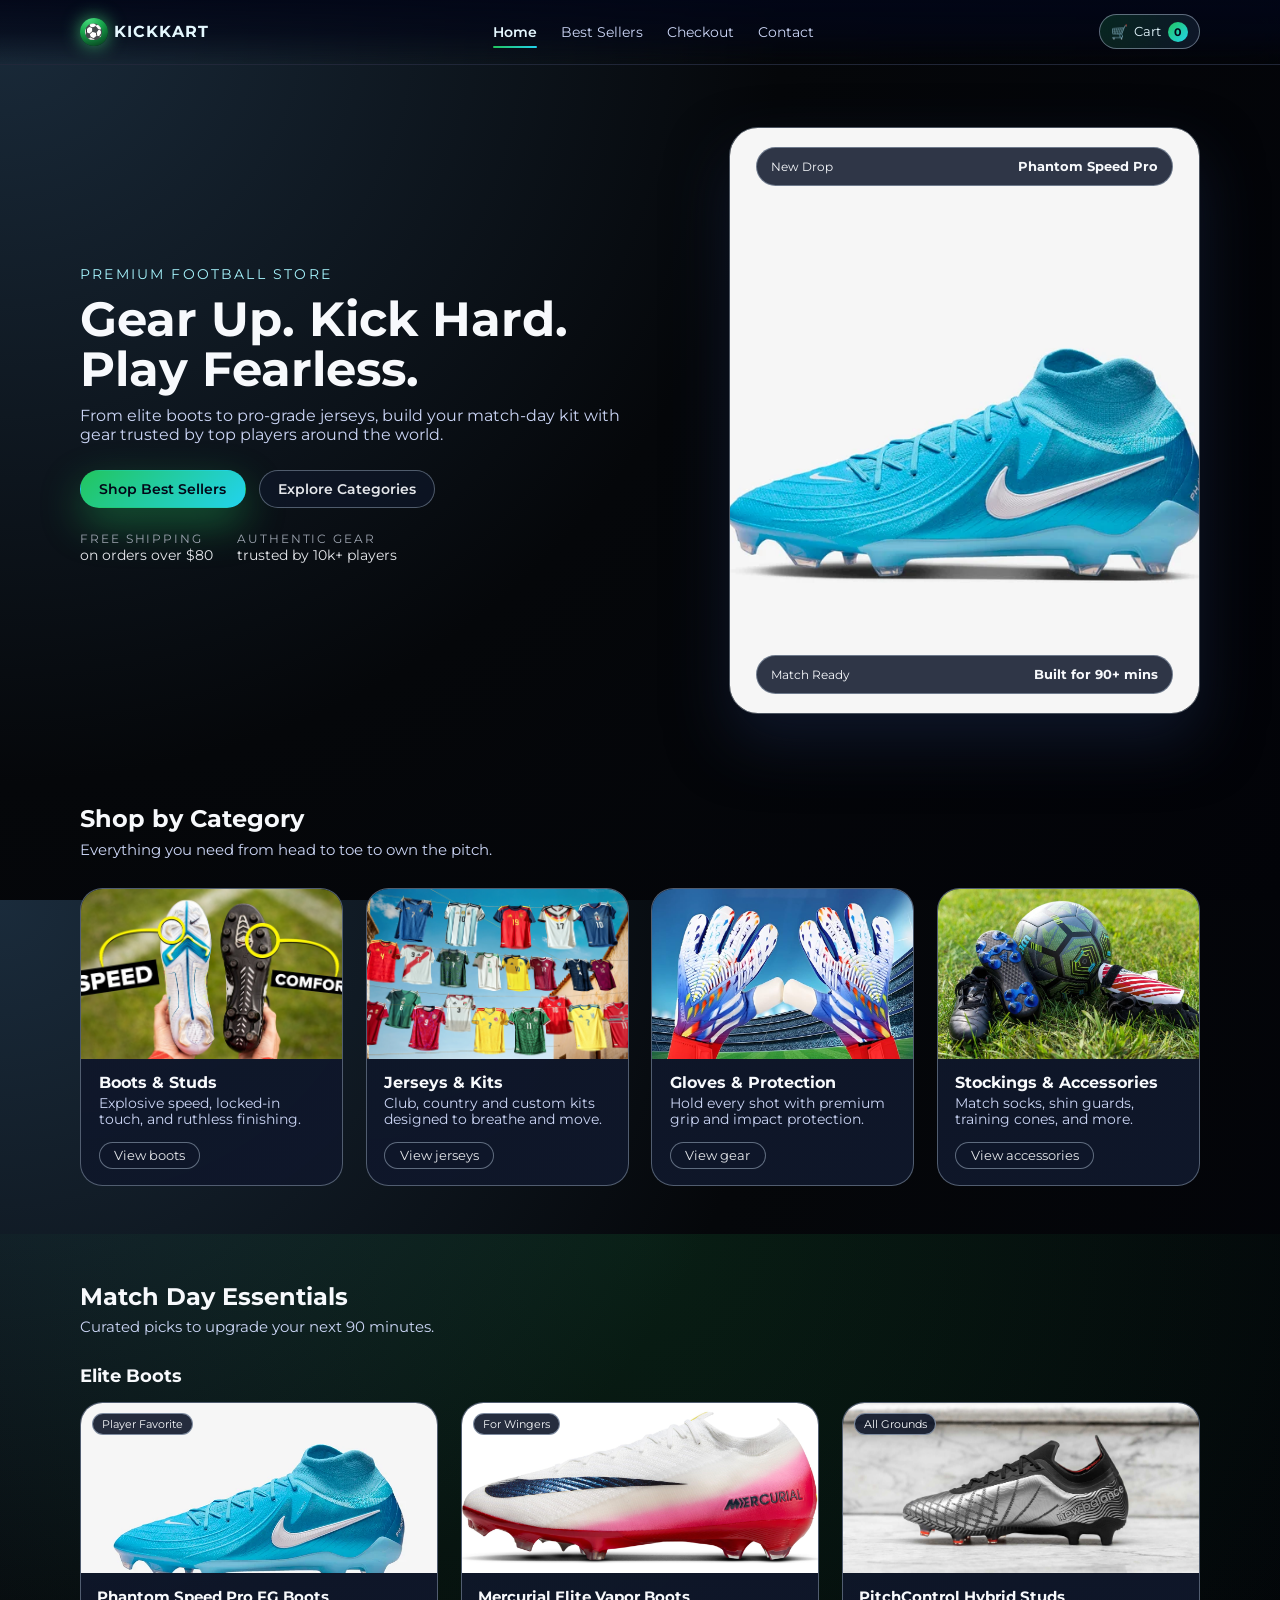
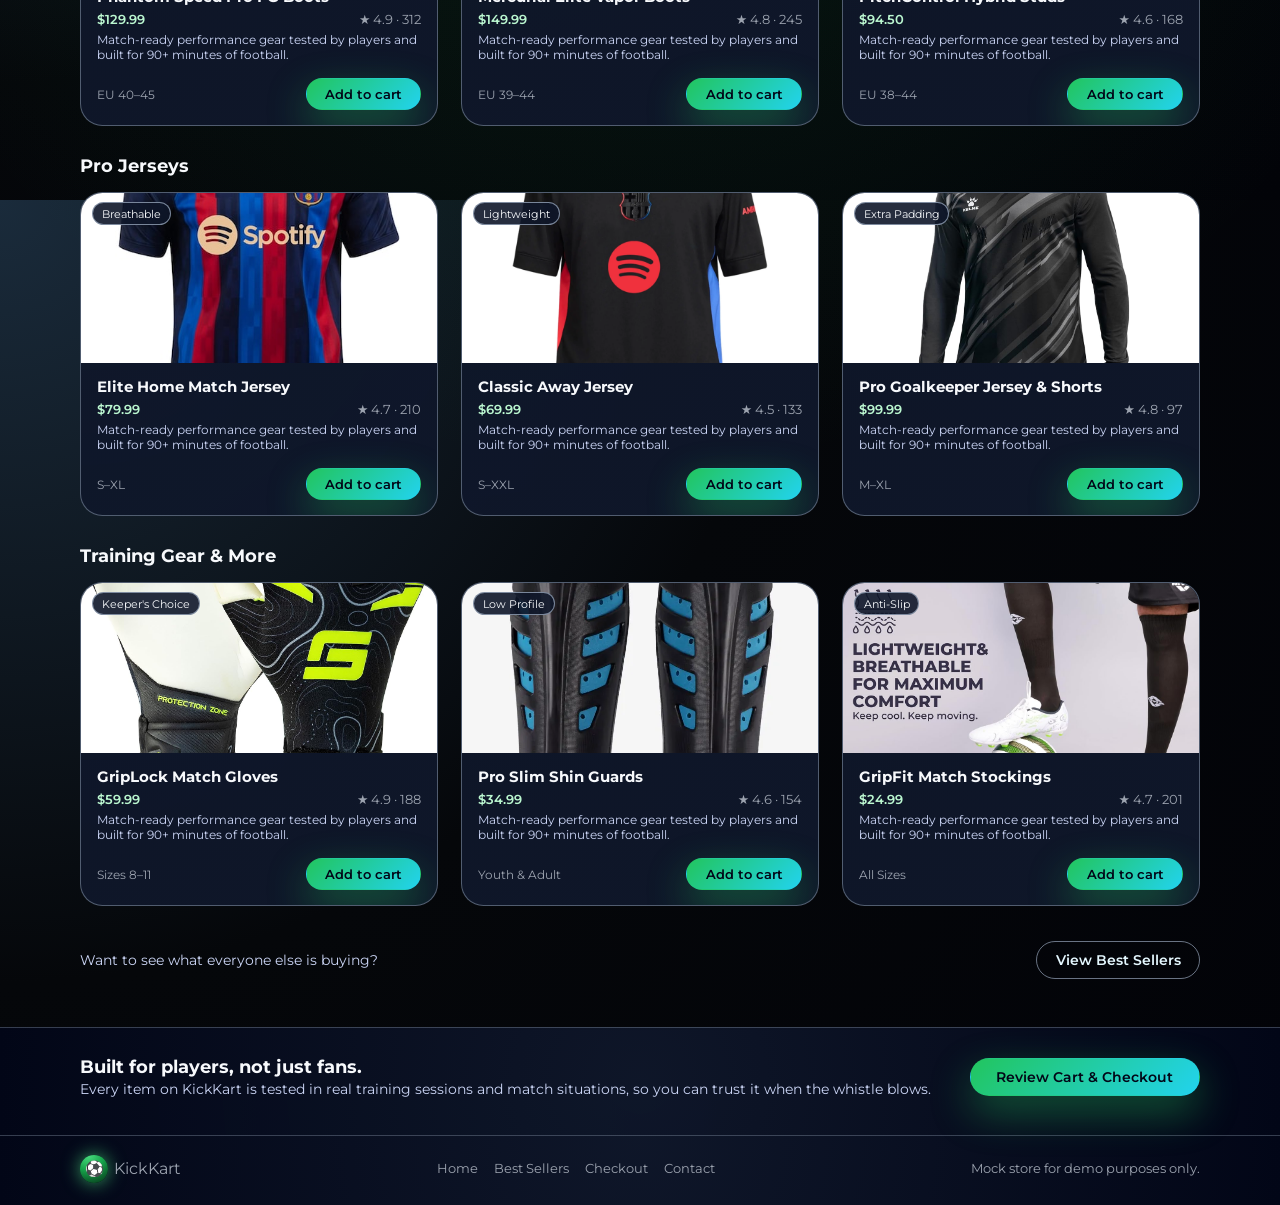
<file: index.html>
<!DOCTYPE html>
<html lang="en">
  <head>
    <meta charset="UTF-8" />
    <meta name="viewport" content="width=device-width, initial-scale=1.0" />
    <title>KickKart | Football Gear Store</title>
    <link rel="stylesheet" href="styles.css" />
    <link rel="preconnect" href="https://fonts.googleapis.com" />
    <link rel="preconnect" href="https://fonts.gstatic.com" crossorigin />
    <link
      href="https://fonts.googleapis.com/css2?family=Montserrat:wght@400;500;600;700&display=swap"
      rel="stylesheet"
    />
  </head>
  <!-- Google tag (gtag.js) -->
<script async src="https://www.googletagmanager.com/gtag/js?id=G-DBKGPJ60TS"></script>
<script>
  window.dataLayer = window.dataLayer || [];
  function gtag(){dataLayer.push(arguments);}
  gtag('js', new Date());

  gtag('config', 'G-DBKGPJ60TS');
</script>
  <body>
    <header class="kk-header">
      <div class="kk-container kk-header-inner">
        <a href="index.html" class="kk-logo">
          <span class="kk-logo-icon">⚽</span>
          <span class="kk-logo-text">KickKart</span>
        </a>
        <nav class="kk-nav">
          <a href="index.html" class="is-active">Home</a>
          <a href="best-sellers.html">Best Sellers</a>
          <a href="checkout.html">Checkout</a>
          <a href="contact.html">Contact</a>
        </nav>
        <button class="kk-cart" id="kk-cart-button">
          <span class="kk-cart-icon">🛒</span>
          <span class="kk-cart-label">Cart</span>
          <span class="kk-cart-count" id="kk-cart-count">0</span>
        </button>
      </div>
    </header>

    <main>
      <!-- Hero -->
      <section class="kk-hero">
        <div class="kk-container kk-hero-inner">
          <div class="kk-hero-copy">
            <p class="kk-eyebrow">Premium Football Store</p>
            <h1>Gear Up. Kick Hard. Play Fearless.</h1>
            <p class="kk-hero-subtitle">
              From elite boots to pro-grade jerseys, build your match-day kit with gear trusted
              by top players around the world.
            </p>
            <div class="kk-hero-actions">
              <a href="best-sellers.html" class="kk-btn kk-btn-primary">Shop Best Sellers</a>
              <a href="#categories" class="kk-btn kk-btn-ghost">Explore Categories</a>
            </div>
            <div class="kk-hero-meta">
              <div>
                <span class="kk-meta-label">Free shipping</span>
                <span class="kk-meta-value">on orders over $80</span>
              </div>
              <div>
                <span class="kk-meta-label">Authentic gear</span>
                <span class="kk-meta-value">trusted by 10k+ players</span>
              </div>
            </div>
          </div>
          <div class="kk-hero-visual">
            <div class="kk-hero-card">
              <img
                src="Phantom Speed Pro FG Boots.webp"
                alt="Player tying laces on Phantom Speed Pro football boots"
              />
              <div class="kk-hero-badge kk-hero-badge-top">
                <span>New Drop</span>
                <strong>Phantom Speed Pro</strong>
              </div>
              <div class="kk-hero-badge kk-hero-badge-bottom">
                <span>Match Ready</span>
                <strong>Built for 90+ mins</strong>
              </div>
            </div>
          </div>
        </div>
      </section>

      <!-- Categories -->
      <section class="kk-section" id="categories">
        <div class="kk-container">
          <div class="kk-section-header">
            <h2>Shop by Category</h2>
            <p>Everything you need from head to toe to own the pitch.</p>
          </div>
          <div class="kk-grid kk-grid-4">
            <article class="kk-card kk-card-category">
              <div class="kk-card-media">
                <img
                  src="Boots &amp; Studs.jpg"
                  alt="Football boots on turf"
                />
              </div>
              <div class="kk-card-body">
                <h3>Boots &amp; Studs</h3>
                <p>Explosive speed, locked-in touch, and ruthless finishing.</p>
                <button
                  class="kk-chip kk-chip-outline"
                  data-scroll-target="kk-featured-boots"
                >
                  View boots
                </button>
              </div>
            </article>

            <article class="kk-card kk-card-category">
              <div class="kk-card-media">
                <img
                  src="Jerseys &amp; Kits.webp"
                  alt="Football jersey hanging in locker room"
                />
              </div>
              <div class="kk-card-body">
                <h3>Jerseys &amp; Kits</h3>
                <p>Club, country and custom kits designed to breathe and move.</p>
                <button
                  class="kk-chip kk-chip-outline"
                  data-scroll-target="kk-featured-jerseys"
                >
                  View jerseys
                </button>
              </div>
            </article>

            <article class="kk-card kk-card-category">
              <div class="kk-card-media">
                <img
                  src="Gloves &amp; Protection.jpg"
                  alt="Goalkeeper gloves and football"
                />
              </div>
              <div class="kk-card-body">
                <h3>Gloves &amp; Protection</h3>
                <p>Hold every shot with premium grip and impact protection.</p>
                <button class="kk-chip kk-chip-outline" data-scroll-target="kk-featured-gear">
                  View gear
                </button>
              </div>
            </article>

            <article class="kk-card kk-card-category">
              <div class="kk-card-media">
                <img
                  src="Stockings &amp; Accessories.webp"
                  alt="Football player wearing socks and shin guards"
                />
              </div>
              <div class="kk-card-body">
                <h3>Stockings &amp; Accessories</h3>
                <p>Match socks, shin guards, training cones, and more.</p>
                <button class="kk-chip kk-chip-outline" data-scroll-target="kk-featured-gear">
                  View accessories
                </button>
              </div>
            </article>
          </div>
        </div>
      </section>

      <!-- Featured products -->
      <section class="kk-section kk-section-alt">
        <div class="kk-container">
          <div class="kk-section-header">
            <h2>Match Day Essentials</h2>
            <p>Curated picks to upgrade your next 90 minutes.</p>
          </div>

          <h3 class="kk-subheading" id="kk-featured-boots">Elite Boots</h3>
          <div class="kk-grid kk-grid-3 kk-product-grid" data-product-group="boots">
            <!-- Products populated by JS -->
          </div>

          <h3 class="kk-subheading" id="kk-featured-jerseys">Pro Jerseys</h3>
          <div class="kk-grid kk-grid-3 kk-product-grid" data-product-group="jerseys">
            <!-- Products populated by JS -->
          </div>

          <h3 class="kk-subheading" id="kk-featured-gear">Training Gear &amp; More</h3>
          <div class="kk-grid kk-grid-3 kk-product-grid" data-product-group="gear">
            <!-- Products populated by JS -->
          </div>

          <div class="kk-cta-row">
            <p>Want to see what everyone else is buying?</p>
            <a href="best-sellers.html" class="kk-btn kk-btn-outline">View Best Sellers</a>
          </div>
        </div>
      </section>

      <!-- Strip -->
      <section class="kk-strip">
        <div class="kk-container kk-strip-inner">
          <div>
            <h3>Built for players, not just fans.</h3>
            <p>
              Every item on KickKart is tested in real training sessions and match situations, so
              you can trust it when the whistle blows.
            </p>
          </div>
          <a href="checkout.html" class="kk-btn kk-btn-primary kk-btn-pill">
            Review Cart &amp; Checkout
          </a>
        </div>
      </section>
    </main>

    <footer class="kk-footer">
      <div class="kk-container kk-footer-inner">
        <div class="kk-footer-brand">
          <span class="kk-logo-icon">⚽</span>
          <span class="kk-logo-text">KickKart</span>
        </div>
        <div class="kk-footer-links">
          <a href="index.html">Home</a>
          <a href="best-sellers.html">Best Sellers</a>
          <a href="checkout.html">Checkout</a>
          <a href="contact.html">Contact</a>
        </div>
        <p class="kk-footer-copy">Mock store for demo purposes only.</p>
      </div>
    </footer>

    <script src="app.js"></script>
  </body>
  </html>
</file>
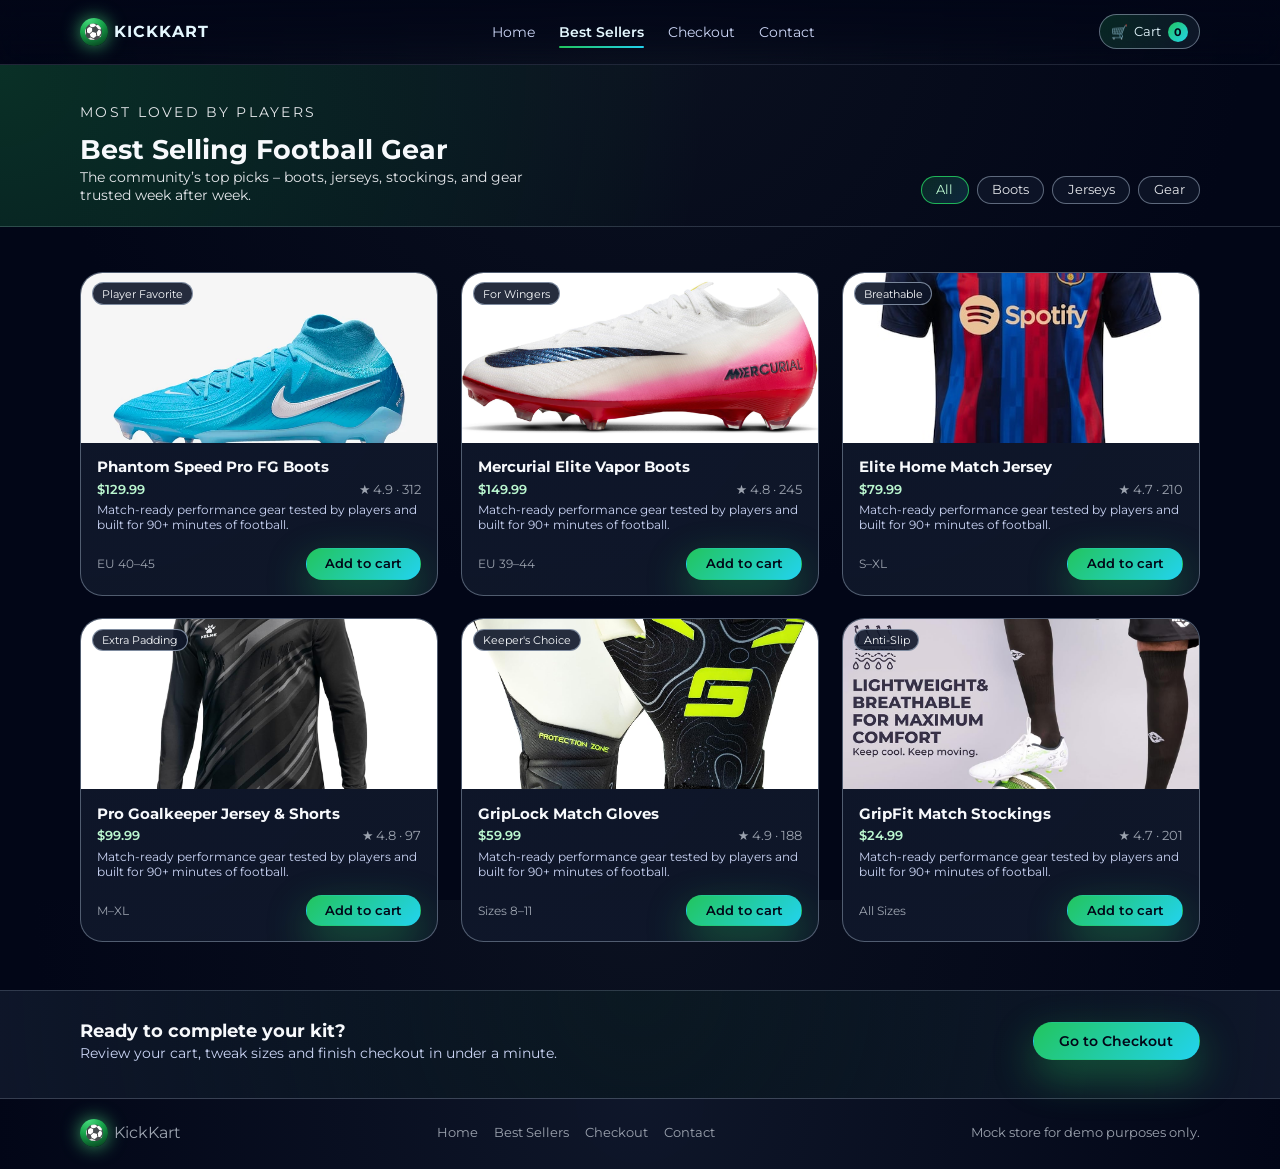
<file: best-sellers.html>
<!DOCTYPE html>
<html lang="en">
  <head>
    <meta charset="UTF-8" />
    <meta name="viewport" content="width=device-width, initial-scale=1.0" />
    <title>KickKart | Best Selling Football Gear</title>
    <link rel="stylesheet" href="styles.css" />
    <link rel="preconnect" href="https://fonts.googleapis.com" />
    <link rel="preconnect" href="https://fonts.gstatic.com" crossorigin />
    <link
      href="https://fonts.googleapis.com/css2?family=Montserrat:wght@400;500;600;700&display=swap"
      rel="stylesheet"
    />
  </head>
  <!-- Google tag (gtag.js) -->
<script async src="https://www.googletagmanager.com/gtag/js?id=G-DBKGPJ60TS"></script>
<script>
  window.dataLayer = window.dataLayer || [];
  function gtag(){dataLayer.push(arguments);}
  gtag('js', new Date());

  gtag('config', 'G-DBKGPJ60TS');
</script>
  <body class="kk-page-alt">
    <header class="kk-header">
      <div class="kk-container kk-header-inner">
        <a href="index.html" class="kk-logo">
          <span class="kk-logo-icon">⚽</span>
          <span class="kk-logo-text">KickKart</span>
        </a>
        <nav class="kk-nav">
          <a href="index.html">Home</a>
          <a href="best-sellers.html" class="is-active">Best Sellers</a>
          <a href="checkout.html">Checkout</a>
          <a href="contact.html">Contact</a>
        </nav>
        <button class="kk-cart" id="kk-cart-button">
          <span class="kk-cart-icon">🛒</span>
          <span class="kk-cart-label">Cart</span>
          <span class="kk-cart-count" id="kk-cart-count">0</span>
        </button>
      </div>
    </header>

    <main>
      <section class="kk-page-hero">
        <div class="kk-container kk-page-hero-inner">
          <div>
            <p class="kk-eyebrow">Most Loved by Players</p>
            <h1>Best Selling Football Gear</h1>
            <p>
              The community’s top picks – boots, jerseys, stockings, and gear trusted week after
              week.
            </p>
          </div>
          <div class="kk-filters">
            <button class="kk-chip is-active" data-filter="all">All</button>
            <button class="kk-chip" data-filter="boots">Boots</button>
            <button class="kk-chip" data-filter="jerseys">Jerseys</button>
            <button class="kk-chip" data-filter="gear">Gear</button>
          </div>
        </div>
      </section>

      <section class="kk-section kk-section-tight">
        <div class="kk-container">
          <div class="kk-grid kk-grid-3 kk-product-grid" id="kk-best-sellers-grid">
            <!-- Best sellers populated by JS -->
          </div>
        </div>
      </section>

      <section class="kk-strip kk-strip-soft">
        <div class="kk-container kk-strip-inner">
          <div>
            <h3>Ready to complete your kit?</h3>
            <p>Review your cart, tweak sizes and finish checkout in under a minute.</p>
          </div>
          <a href="checkout.html" class="kk-btn kk-btn-primary kk-btn-pill">Go to Checkout</a>
        </div>
      </section>
    </main>

    <footer class="kk-footer">
      <div class="kk-container kk-footer-inner">
        <div class="kk-footer-brand">
          <span class="kk-logo-icon">⚽</span>
          <span class="kk-logo-text">KickKart</span>
        </div>
        <div class="kk-footer-links">
          <a href="index.html">Home</a>
          <a href="best-sellers.html">Best Sellers</a>
          <a href="checkout.html">Checkout</a>
          <a href="contact.html">Contact</a>
        </div>
        <p class="kk-footer-copy">Mock store for demo purposes only.</p>
      </div>
    </footer>

    <script src="app.js"></script>
  </body>
  </html>
</file>
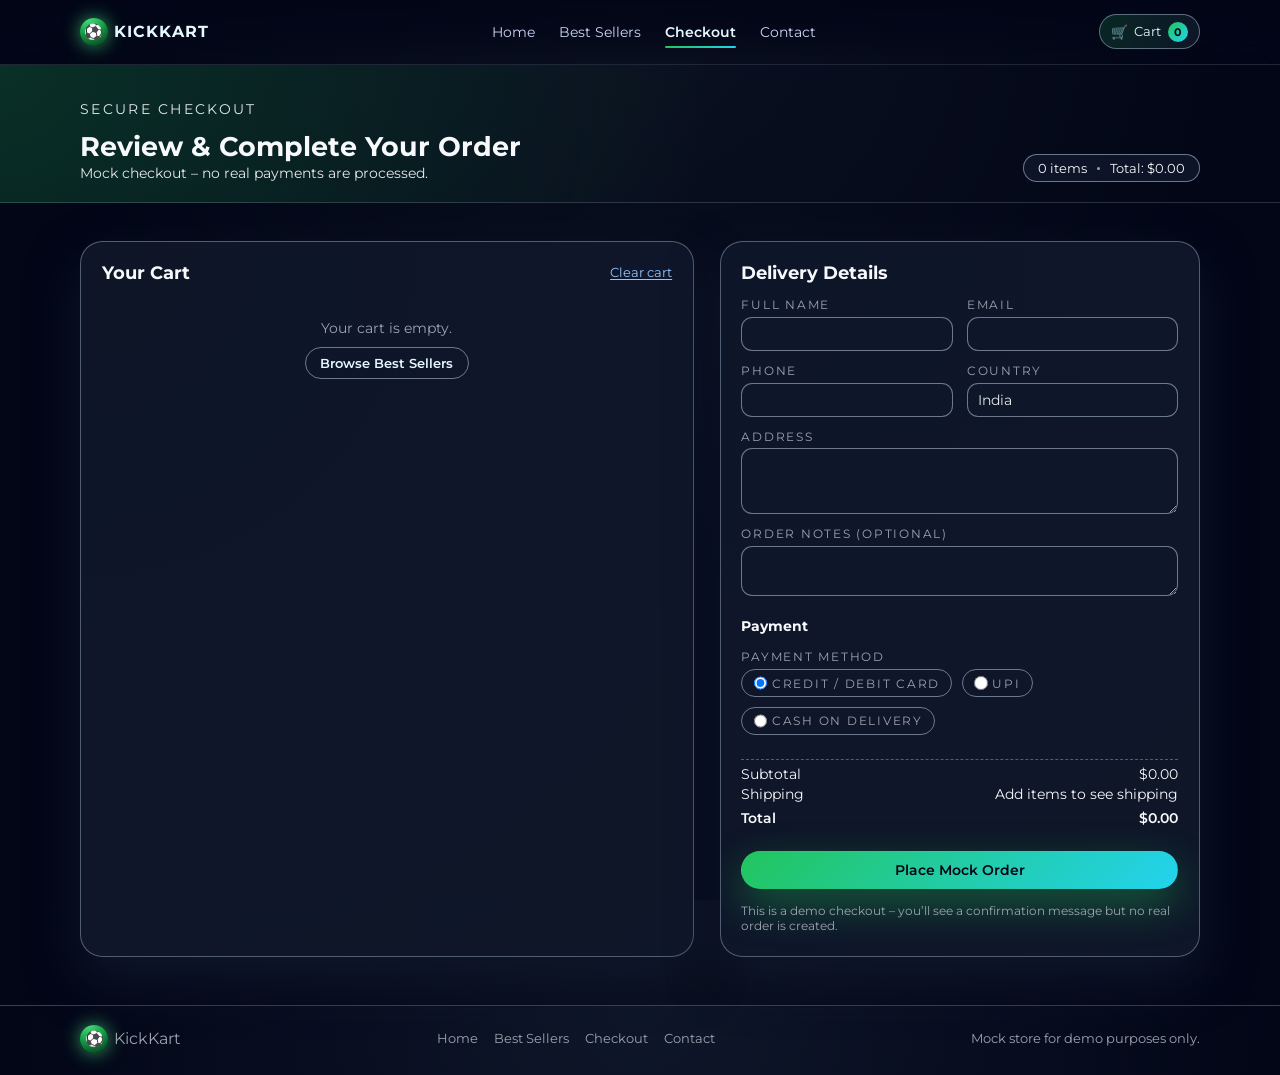
<file: checkout.html>
<!DOCTYPE html>
<html lang="en">
  <head>
    <meta charset="UTF-8" />
    <meta name="viewport" content="width=device-width, initial-scale=1.0" />
    <title>KickKart | Checkout</title>
    <link rel="stylesheet" href="styles.css" />
    <link rel="preconnect" href="https://fonts.googleapis.com" />
    <link rel="preconnect" href="https://fonts.gstatic.com" crossorigin />
    <link
      href="https://fonts.googleapis.com/css2?family=Montserrat:wght@400;500;600;700&display=swap"
      rel="stylesheet"
    />
  </head>
  <!-- Google tag (gtag.js) -->
<script async src="https://www.googletagmanager.com/gtag/js?id=G-DBKGPJ60TS"></script>
<script>
  window.dataLayer = window.dataLayer || [];
  function gtag(){dataLayer.push(arguments);}
  gtag('js', new Date());

  gtag('config', 'G-DBKGPJ60TS');
</script>
  <body class="kk-page-alt">
    <header class="kk-header">
      <div class="kk-container kk-header-inner">
        <a href="index.html" class="kk-logo">
          <span class="kk-logo-icon">⚽</span>
          <span class="kk-logo-text">KickKart</span>
        </a>
        <nav class="kk-nav">
          <a href="index.html">Home</a>
          <a href="best-sellers.html">Best Sellers</a>
          <a href="checkout.html" class="is-active">Checkout</a>
          <a href="contact.html">Contact</a>
        </nav>
        <button class="kk-cart" id="kk-cart-button">
          <span class="kk-cart-icon">🛒</span>
          <span class="kk-cart-label">Cart</span>
          <span class="kk-cart-count" id="kk-cart-count">0</span>
        </button>
      </div>
    </header>

    <main>
      <section class="kk-page-hero kk-page-hero-compact">
        <div class="kk-container kk-page-hero-inner">
          <div>
            <p class="kk-eyebrow">Secure Checkout</p>
            <h1>Review &amp; Complete Your Order</h1>
            <p>Mock checkout – no real payments are processed.</p>
          </div>
          <div class="kk-checkout-summary-pill">
            <span id="kk-checkout-items-count">0 items</span>
            <span class="kk-dot"></span>
            <span>Total: $<span id="kk-checkout-total">0.00</span></span>
          </div>
        </div>
      </section>

      <section class="kk-section kk-section-tight">
        <div class="kk-container kk-checkout-layout">
          <section class="kk-card kk-card-elevated kk-cart-card">
            <header class="kk-card-header">
              <h2>Your Cart</h2>
              <button class="kk-link-btn" id="kk-clear-cart-btn">Clear cart</button>
            </header>
            <div id="kk-cart-empty-state" class="kk-empty-state">
              <p>Your cart is empty.</p>
              <a href="best-sellers.html" class="kk-btn kk-btn-outline kk-btn-small">
                Browse Best Sellers
              </a>
            </div>
            <ul id="kk-cart-items" class="kk-cart-items">
              <!-- Items populated by JS -->
            </ul>
          </section>

          <section class="kk-card kk-card-elevated kk-checkout-card">
            <header class="kk-card-header">
              <h2>Delivery Details</h2>
            </header>
            <form id="kk-checkout-form" class="kk-form">
              <div class="kk-form-grid">
                <div class="kk-field">
                  <label for="kk-name">Full name</label>
                  <input id="kk-name" name="name" type="text" required />
                </div>
                <div class="kk-field">
                  <label for="kk-email">Email</label>
                  <input id="kk-email" name="email" type="email" required />
                </div>
                <div class="kk-field">
                  <label for="kk-phone">Phone</label>
                  <input id="kk-phone" name="phone" type="tel" />
                </div>
                <div class="kk-field">
                  <label for="kk-country">Country</label>
                  <input id="kk-country" name="country" type="text" value="India" />
                </div>
                <div class="kk-field kk-field-full">
                  <label for="kk-address">Address</label>
                  <textarea id="kk-address" name="address" rows="3" required></textarea>
                </div>
                <div class="kk-field kk-field-full">
                  <label for="kk-notes">Order notes (optional)</label>
                  <textarea id="kk-notes" name="notes" rows="2"></textarea>
                </div>
              </div>

              <h3 class="kk-form-subheading">Payment</h3>
              <div class="kk-field">
                <label>Payment method</label>
                <div class="kk-radio-row">
                  <label class="kk-radio">
                    <input type="radio" name="payment" value="card" checked />
                    <span>Credit / Debit Card</span>
                  </label>
                  <label class="kk-radio">
                    <input type="radio" name="payment" value="upi" />
                    <span>UPI</span>
                  </label>
                  <label class="kk-radio">
                    <input type="radio" name="payment" value="cod" />
                    <span>Cash on Delivery</span>
                  </label>
                </div>
              </div>

              <div class="kk-order-summary">
                <div>
                  <span>Subtotal</span>
                  <span>$<span id="kk-summary-subtotal">0.00</span></span>
                </div>
                <div>
                  <span>Shipping</span>
                  <span id="kk-summary-shipping">Calculated at next step</span>
                </div>
                <div class="kk-order-summary-total">
                  <span>Total</span>
                  <span>$<span id="kk-summary-total">0.00</span></span>
                </div>
              </div>

              <button type="submit" class="kk-btn kk-btn-primary kk-btn-full">
                Place Mock Order
              </button>
              <p class="kk-form-helper">
                This is a demo checkout – you’ll see a confirmation message but no real order is
                created.
              </p>
              <p class="kk-form-success" id="kk-checkout-success" hidden>
                Thank you! Your mock order has been placed. You can safely refresh the page to
                start over.
              </p>
            </form>
          </section>
        </div>
      </section>
    </main>

    <footer class="kk-footer">
      <div class="kk-container kk-footer-inner">
        <div class="kk-footer-brand">
          <span class="kk-logo-icon">⚽</span>
          <span class="kk-logo-text">KickKart</span>
        </div>
        <div class="kk-footer-links">
          <a href="index.html">Home</a>
          <a href="best-sellers.html">Best Sellers</a>
          <a href="checkout.html">Checkout</a>
          <a href="contact.html">Contact</a>
        </div>
        <p class="kk-footer-copy">Mock store for demo purposes only.</p>
      </div>
    </footer>

    <script src="app.js"></script>
  </body>
  </html>
</file>
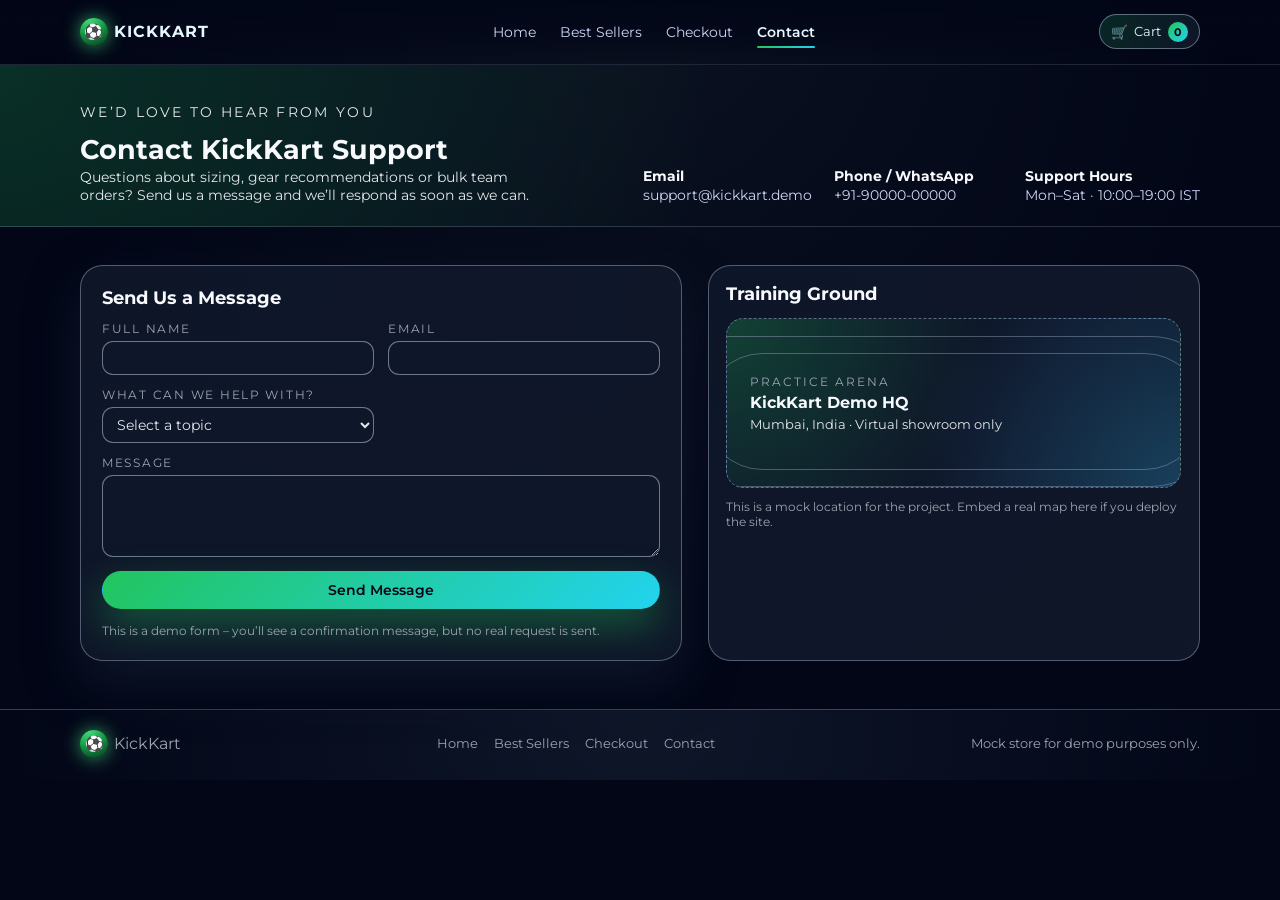
<file: contact.html>
<!DOCTYPE html>
<html lang="en">
  <head>
    <meta charset="UTF-8" />
    <meta name="viewport" content="width=device-width, initial-scale=1.0" />
    <title>KickKart | Contact Us</title>
    <link rel="stylesheet" href="styles.css" />
    <link rel="preconnect" href="https://fonts.googleapis.com" />
    <link rel="preconnect" href="https://fonts.gstatic.com" crossorigin />
    <link
      href="https://fonts.googleapis.com/css2?family=Montserrat:wght@400;500;600;700&display=swap"
      rel="stylesheet"
    />
  </head>
  <!-- Google tag (gtag.js) -->
<script async src="https://www.googletagmanager.com/gtag/js?id=G-DBKGPJ60TS"></script>
<script>
  window.dataLayer = window.dataLayer || [];
  function gtag(){dataLayer.push(arguments);}
  gtag('js', new Date());

  gtag('config', 'G-DBKGPJ60TS');
</script>
  <body class="kk-page-alt">
    <header class="kk-header">
      <div class="kk-container kk-header-inner">
        <a href="index.html" class="kk-logo">
          <span class="kk-logo-icon">⚽</span>
          <span class="kk-logo-text">KickKart</span>
        </a>
        <nav class="kk-nav">
          <a href="index.html">Home</a>
          <a href="best-sellers.html">Best Sellers</a>
          <a href="checkout.html">Checkout</a>
          <a href="contact.html" class="is-active">Contact</a>
        </nav>
        <button class="kk-cart" id="kk-cart-button">
          <span class="kk-cart-icon">🛒</span>
          <span class="kk-cart-label">Cart</span>
          <span class="kk-cart-count" id="kk-cart-count">0</span>
        </button>
      </div>
    </header>

    <main>
      <section class="kk-page-hero">
        <div class="kk-container kk-page-hero-inner">
          <div>
            <p class="kk-eyebrow">We’d Love to Hear From You</p>
            <h1>Contact KickKart Support</h1>
            <p>
              Questions about sizing, gear recommendations or bulk team orders? Send us a
              message and we’ll respond as soon as we can.
            </p>
          </div>
          <div class="kk-contact-meta">
            <div>
              <h3>Email</h3>
              <p>support@kickkart.demo</p>
            </div>
            <div>
              <h3>Phone / WhatsApp</h3>
              <p>+91-90000-00000</p>
            </div>
            <div>
              <h3>Support Hours</h3>
              <p>Mon–Sat · 10:00–19:00 IST</p>
            </div>
          </div>
        </div>
      </section>

      <section class="kk-section kk-section-tight">
        <div class="kk-container kk-contact-layout">
          <section class="kk-card kk-card-elevated kk-contact-card">
            <header class="kk-card-header">
              <h2>Send Us a Message</h2>
            </header>
            <form id="kk-contact-form" class="kk-form">
              <div class="kk-form-grid">
                <div class="kk-field">
                  <label for="kk-contact-name">Full name</label>
                  <input id="kk-contact-name" name="name" type="text" required />
                </div>
                <div class="kk-field">
                  <label for="kk-contact-email">Email</label>
                  <input id="kk-contact-email" name="email" type="email" required />
                </div>
                <div class="kk-field">
                  <label for="kk-contact-type">What can we help with?</label>
                  <select id="kk-contact-type" name="type" required>
                    <option value="" disabled selected>Select a topic</option>
                    <option value="order">Order or checkout issue</option>
                    <option value="product">Product question</option>
                    <option value="team">Team / bulk order</option>
                    <option value="other">Something else</option>
                  </select>
                </div>
                <div class="kk-field kk-field-full">
                  <label for="kk-contact-message">Message</label>
                  <textarea
                    id="kk-contact-message"
                    name="message"
                    rows="4"
                    minlength="10"
                    required
                  ></textarea>
                </div>
              </div>
              <button type="submit" class="kk-btn kk-btn-primary kk-btn-full">
                Send Message
              </button>
              <p class="kk-form-helper">
                This is a demo form – you’ll see a confirmation message, but no real request is
                sent.
              </p>
              <p class="kk-form-success" id="kk-contact-success" hidden>
                Thank you! Your message has been recorded for this demo.
              </p>
            </form>
          </section>

          <section class="kk-card kk-card-map">
            <header class="kk-card-header">
              <h2>Training Ground</h2>
            </header>
            <div class="kk-map-placeholder">
              <div class="kk-map-overlay">
                <span class="kk-map-tag">Practice Arena</span>
                <h3>KickKart Demo HQ</h3>
                <p>Mumbai, India · Virtual showroom only</p>
              </div>
            </div>
            <p class="kk-map-caption">
              This is a mock location for the project. Embed a real map here if you deploy the
              site.
            </p>
          </section>
        </div>
      </section>
    </main>

    <footer class="kk-footer">
      <div class="kk-container kk-footer-inner">
        <div class="kk-footer-brand">
          <span class="kk-logo-icon">⚽</span>
          <span class="kk-logo-text">KickKart</span>
        </div>
        <div class="kk-footer-links">
          <a href="index.html">Home</a>
          <a href="best-sellers.html">Best Sellers</a>
          <a href="checkout.html">Checkout</a>
          <a href="contact.html">Contact</a>
        </div>
        <p class="kk-footer-copy">Mock store for demo purposes only.</p>
      </div>
    </footer>

    <script src="app.js"></script>
  </body>
  </html>
</file>
<file: styles.css>
*,
*::before,
*::after {
  box-sizing: border-box;
}

* {
  margin: 0;
  padding: 0;
}

html,
body {
  height: 100%;
}

body {
  font-family: "Montserrat", system-ui, -apple-system, BlinkMacSystemFont, "Segoe UI", sans-serif;
  background: radial-gradient(circle at top left, #1a2b3b 0, #05070a 50%, #020308 100%);
  color: #f7f9fc;
  -webkit-font-smoothing: antialiased;
}

img {
  max-width: 100%;
  display: block;
}

button,
input,
select,
textarea {
  font: inherit;
}

a {
  color: inherit;
  text-decoration: none;
}

ul {
  list-style: none;
}

/* Layout */

.kk-container {
  width: min(1120px, 100% - 2.5rem);
  margin-inline: auto;
}

.kk-header {
  position: sticky;
  top: 0;
  z-index: 20;
  backdrop-filter: blur(16px);
  background: linear-gradient(to bottom, rgba(2, 6, 23, 0.92), rgba(2, 6, 23, 0.7), transparent);
  border-bottom: 1px solid rgba(148, 163, 184, 0.2);
}

.kk-header-inner {
  display: flex;
  align-items: center;
  justify-content: space-between;
  padding-block: 0.9rem;
}

.kk-logo {
  display: inline-flex;
  align-items: center;
  gap: 0.4rem;
  font-weight: 700;
  letter-spacing: 0.06em;
  text-transform: uppercase;
  color: #e5f8ff;
}

.kk-logo-icon {
  display: inline-flex;
  align-items: center;
  justify-content: center;
  width: 28px;
  height: 28px;
  border-radius: 999px;
  background: radial-gradient(circle at 30% 0, #4ade80, #16a34a 45%, #052e16 100%);
  box-shadow: 0 0 18px rgba(74, 222, 128, 0.7);
  font-size: 0.95rem;
}

.kk-logo-text {
  font-size: 0.98rem;
}

.kk-nav {
  display: flex;
  align-items: center;
  gap: 1.5rem;
  font-size: 0.9rem;
}

.kk-nav a {
  position: relative;
  padding-block: 0.3rem;
  color: #cbd5f5;
  transition: color 0.15s ease;
}

.kk-nav a::after {
  content: "";
  position: absolute;
  left: 0;
  right: 0;
  bottom: -0.15rem;
  height: 2px;
  border-radius: 999px;
  background: linear-gradient(90deg, #22c55e, #22d3ee);
  transform: scaleX(0);
  transform-origin: center;
  transition: transform 0.16s ease-out;
}

.kk-nav a:hover {
  color: #ffffff;
}

.kk-nav a.is-active {
  color: #e5f8ff;
  font-weight: 600;
}

.kk-nav a.is-active::after {
  transform: scaleX(1);
}

.kk-cart {
  display: inline-flex;
  align-items: center;
  gap: 0.4rem;
  padding: 0.4rem 0.7rem;
  border-radius: 999px;
  border: 1px solid rgba(148, 163, 184, 0.6);
  background: radial-gradient(circle at top left, rgba(34, 197, 94, 0.18), rgba(15, 23, 42, 0.96));
  color: #e5f8ff;
  cursor: pointer;
  transition: background 0.15s ease, transform 0.1s ease, box-shadow 0.15s ease,
    border-color 0.15s ease;
}

.kk-cart:hover {
  transform: translateY(-1px);
  box-shadow: 0 10px 30px rgba(15, 23, 42, 0.8);
  border-color: rgba(248, 250, 252, 0.8);
}

.kk-cart-icon {
  font-size: 0.85rem;
}

.kk-cart-label {
  font-size: 0.8rem;
}

.kk-cart-count {
  min-width: 1.25rem;
  height: 1.25rem;
  border-radius: 999px;
  background: linear-gradient(135deg, #22c55e, #22d3ee);
  display: inline-flex;
  align-items: center;
  justify-content: center;
  font-size: 0.7rem;
  font-weight: 700;
  color: #020617;
}

/* Hero */

.kk-hero {
  padding: 3.5rem 0 3rem;
}

.kk-hero-inner {
  display: grid;
  grid-template-columns: minmax(0, 1.15fr) minmax(0, 0.9fr);
  align-items: center;
  gap: 3rem;
}

.kk-eyebrow {
  font-size: 0.85rem;
  text-transform: uppercase;
  letter-spacing: 0.16em;
  color: #a5f3fc;
  margin-bottom: 0.75rem;
}

.kk-hero h1 {
  font-size: clamp(2.4rem, 4vw, 3rem);
  line-height: 1.05;
  margin-bottom: 0.75rem;
}

.kk-hero-subtitle {
  color: #cbd5f5;
  max-width: 34rem;
  font-size: 0.98rem;
}

.kk-hero-actions {
  display: flex;
  flex-wrap: wrap;
  gap: 0.8rem;
  margin-block: 1.6rem 1.3rem;
}

.kk-meta-label {
  font-size: 0.75rem;
  text-transform: uppercase;
  letter-spacing: 0.16em;
  color: #9ca3af;
}

.kk-meta-value {
  display: block;
  font-size: 0.85rem;
  color: #e5e7eb;
}

.kk-hero-meta {
  display: flex;
  flex-wrap: wrap;
  gap: 1.5rem;
}

.kk-hero-visual {
  display: flex;
  justify-content: flex-end;
}

.kk-hero-card {
  position: relative;
  border-radius: 1.8rem;
  overflow: hidden;
  border: 1px solid rgba(148, 163, 184, 0.5);
  box-shadow: 0 28px 60px rgba(15, 23, 42, 0.95);
  transform: translateY(6px);
}

.kk-hero-card img {
  aspect-ratio: 4 / 5;
  object-fit: cover;
}

.kk-hero-badge {
  position: absolute;
  left: 1.6rem;
  right: 1.6rem;
  padding: 0.7rem 0.9rem;
  border-radius: 999px;
  background: rgba(15, 23, 42, 0.86);
  backdrop-filter: blur(12px);
  border: 1px solid rgba(148, 163, 184, 0.6);
  display: flex;
  align-items: center;
  justify-content: space-between;
  font-size: 0.78rem;
}

.kk-hero-badge strong {
  font-size: 0.8rem;
}

.kk-hero-badge-top {
  top: 1.2rem;
}

.kk-hero-badge-bottom {
  bottom: 1.2rem;
}

/* Sections */

.kk-section {
  padding-block: 3rem;
}

.kk-section-alt {
  background: radial-gradient(circle at top center, rgba(34, 197, 94, 0.12), transparent 55%);
}

.kk-section-tight {
  padding-block: 2.4rem 3rem;
}

.kk-section-header {
  display: flex;
  flex-direction: column;
  gap: 0.4rem;
  margin-bottom: 1.8rem;
}

.kk-section-header h2 {
  font-size: 1.5rem;
}

.kk-section-header p {
  color: #cbd5f5;
  font-size: 0.95rem;
}

.kk-subheading {
  font-size: 1.1rem;
  margin-block: 1.8rem 1rem;
}

/* Grid & cards */

.kk-grid {
  display: grid;
  gap: 1.4rem;
}

.kk-grid-4 {
  grid-template-columns: repeat(4, minmax(0, 1fr));
}

.kk-grid-3 {
  grid-template-columns: repeat(3, minmax(0, 1fr));
}

.kk-card {
  border-radius: 1.4rem;
  background: radial-gradient(circle at top left, rgba(15, 23, 42, 0.92), rgba(15, 23, 42, 0.98));
  border: 1px solid rgba(148, 163, 184, 0.5);
  overflow: hidden;
  position: relative;
}

.kk-card-category {
  display: flex;
  flex-direction: column;
  min-height: 100%;
}

.kk-card-media img {
  width: 100%;
  height: 170px;
  object-fit: cover;
}

.kk-card-body {
  padding: 0.9rem 1.1rem 1rem;
}

.kk-card-body h3 {
  font-size: 1rem;
  margin-bottom: 0.2rem;
}

.kk-card-body p {
  font-size: 0.86rem;
  color: #cbd5f5;
  margin-bottom: 0.9rem;
}

.kk-card-elevated {
  padding: 1.2rem 1.3rem 1.4rem;
  box-shadow: 0 22px 50px rgba(15, 23, 42, 0.95);
}

.kk-card-header {
  display: flex;
  align-items: center;
  justify-content: space-between;
  margin-bottom: 0.8rem;
}

.kk-card-header h2 {
  font-size: 1.15rem;
}

/* Buttons & chips */

.kk-btn {
  display: inline-flex;
  align-items: center;
  justify-content: center;
  gap: 0.4rem;
  padding: 0.55rem 1.15rem;
  border-radius: 999px;
  border: 1px solid transparent;
  font-size: 0.9rem;
  font-weight: 600;
  cursor: pointer;
  transition: background 0.16s ease, color 0.16s ease, transform 0.1s ease,
    box-shadow 0.16s ease, border-color 0.16s ease;
}

.kk-btn-primary {
  background: linear-gradient(135deg, #22c55e, #22d3ee);
  color: #020617;
  box-shadow: 0 16px 40px rgba(34, 197, 94, 0.4);
}

.kk-btn-primary:hover {
  transform: translateY(-1px);
  box-shadow: 0 22px 55px rgba(8, 47, 73, 0.9);
}

.kk-btn-outline {
  background: transparent;
  border-color: rgba(148, 163, 184, 0.7);
  color: #e5f8ff;
}

.kk-btn-outline:hover {
  background: rgba(15, 23, 42, 0.9);
}

.kk-btn-ghost {
  background: rgba(15, 23, 42, 0.7);
  border-color: rgba(148, 163, 184, 0.5);
  color: #e5e7eb;
}

.kk-btn-ghost:hover {
  background: rgba(15, 23, 42, 0.9);
}

.kk-btn-pill {
  padding-inline: 1.6rem;
}

.kk-btn-small {
  font-size: 0.82rem;
  padding: 0.45rem 0.9rem;
}

.kk-btn-full {
  width: 100%;
}

.kk-chip {
  display: inline-flex;
  align-items: center;
  justify-content: center;
  padding: 0.32rem 0.9rem;
  border-radius: 999px;
  border: 1px solid rgba(148, 163, 184, 0.6);
  font-size: 0.8rem;
  color: #e5e7eb;
  background: rgba(15, 23, 42, 0.8);
  cursor: pointer;
  transition: background 0.15s ease, border-color 0.15s ease, color 0.15s ease, transform 0.1s ease;
}

.kk-chip:hover {
  transform: translateY(-1px);
  background: rgba(15, 23, 42, 0.95);
}

.kk-chip-outline {
  background: rgba(15, 23, 42, 0.85);
}

.kk-chip.is-active {
  background: linear-gradient(135deg, rgba(34, 197, 94, 0.16), rgba(56, 189, 248, 0.16));
  border-color: rgba(34, 197, 94, 0.9);
  color: #bbf7d0;
}

.kk-link-btn {
  border: none;
  background: none;
  color: #93c5fd;
  font-size: 0.8rem;
  cursor: pointer;
  text-decoration: underline;
  text-underline-offset: 2px;
}

/* Product cards */

.kk-product-grid {
  margin-top: 0.4rem;
}

.kk-product-card {
  display: flex;
  flex-direction: column;
  min-height: 100%;
  position: relative;
  overflow: hidden;
}

.kk-product-media {
  position: relative;
}

.kk-product-media img {
  height: 170px;
  width: 100%;
  object-fit: cover;
}

.kk-product-tag {
  position: absolute;
  top: 0.6rem;
  left: 0.7rem;
  padding: 0.2rem 0.55rem;
  border-radius: 999px;
  background: rgba(15, 23, 42, 0.9);
  border: 1px solid rgba(148, 163, 184, 0.8);
  font-size: 0.7rem;
}

.kk-product-body {
  padding: 0.9rem 1rem 0.95rem;
  display: flex;
  flex-direction: column;
  gap: 0.35rem;
}

.kk-product-title {
  font-size: 0.95rem;
}

.kk-product-meta {
  display: flex;
  justify-content: space-between;
  align-items: baseline;
  font-size: 0.8rem;
  color: #9ca3af;
}

.kk-product-price {
  font-weight: 600;
  color: #bbf7d0;
}

.kk-product-rating {
  display: inline-flex;
  align-items: center;
  gap: 0.15rem;
}

.kk-product-desc {
  font-size: 0.78rem;
  color: #cbd5f5;
}

.kk-product-actions {
  margin-top: 0.65rem;
  display: flex;
  align-items: center;
  justify-content: space-between;
  gap: 0.5rem;
}

.kk-product-size {
  font-size: 0.75rem;
  color: #9ca3af;
}

.kk-product-add {
  font-size: 0.8rem;
  padding-block: 0.45rem;
}

.kk-cta-row {
  display: flex;
  align-items: center;
  justify-content: space-between;
  gap: 1rem;
  margin-top: 2.2rem;
  font-size: 0.9rem;
  color: #cbd5f5;
}

/* Strips */

.kk-strip {
  padding: 1.8rem 0 2.3rem;
  border-top: 1px solid rgba(148, 163, 184, 0.35);
  background: radial-gradient(circle at center, rgba(15, 23, 42, 0.96), rgba(2, 6, 23, 1));
}

.kk-strip-soft {
  border-top: 1px solid rgba(148, 163, 184, 0.25);
  background: radial-gradient(circle at top, rgba(34, 197, 94, 0.05), rgba(15, 23, 42, 0.96));
}

.kk-strip-inner {
  display: flex;
  align-items: center;
  justify-content: space-between;
  gap: 1.5rem;
}

.kk-strip-inner h3 {
  font-size: 1.1rem;
  margin-bottom: 0.15rem;
}

.kk-strip-inner p {
  font-size: 0.9rem;
  color: #cbd5f5;
}

/* Page layouts */

.kk-page-alt {
  background: radial-gradient(circle at top center, #0b1120 0, #020617 55%, #020617 100%);
}

.kk-page-hero {
  padding-block: 2.4rem 1.4rem;
  border-bottom: 1px solid rgba(148, 163, 184, 0.25);
  background: radial-gradient(circle at top left, rgba(34, 197, 94, 0.22), transparent 55%);
}

.kk-page-hero-compact {
  padding-block: 2.2rem 1.2rem;
}

.kk-page-hero-inner {
  display: flex;
  align-items: flex-end;
  justify-content: space-between;
  gap: 1.4rem;
}

.kk-page-hero h1 {
  font-size: 1.7rem;
  margin-bottom: 0.1rem;
}

.kk-page-hero p {
  font-size: 0.9rem;
  color: #e5e7eb;
  max-width: 30rem;
}

.kk-filters {
  display: flex;
  flex-wrap: wrap;
  gap: 0.5rem;
  justify-content: flex-end;
}

.kk-checkout-layout {
  display: grid;
  grid-template-columns: minmax(0, 1.15fr) minmax(0, 0.9fr);
  gap: 1.6rem;
}

.kk-checkout-summary-pill {
  display: inline-flex;
  align-items: center;
  gap: 0.6rem;
  border-radius: 999px;
  border: 1px solid rgba(148, 163, 184, 0.7);
  background: rgba(15, 23, 42, 0.9);
  padding: 0.35rem 0.9rem;
  font-size: 0.8rem;
}

.kk-dot {
  width: 3px;
  height: 3px;
  border-radius: 999px;
  background: #9ca3af;
}

.kk-contact-layout {
  display: grid;
  grid-template-columns: minmax(0, 1.1fr) minmax(0, 0.9fr);
  gap: 1.6rem;
}

.kk-contact-meta {
  display: grid;
  grid-template-columns: repeat(3, minmax(0, 1fr));
  gap: 1rem;
  font-size: 0.86rem;
}

.kk-contact-meta h3 {
  font-size: 0.86rem;
  margin-bottom: 0.1rem;
}

.kk-contact-meta p {
  color: #cbd5f5;
}

/* Forms */

.kk-form {
  display: flex;
  flex-direction: column;
  gap: 0.9rem;
}

.kk-form-grid {
  display: grid;
  grid-template-columns: repeat(2, minmax(0, 1fr));
  column-gap: 0.9rem;
  row-gap: 0.75rem;
}

.kk-field {
  display: flex;
  flex-direction: column;
  gap: 0.3rem;
}

.kk-field-full {
  grid-column: 1 / -1;
}

.kk-field label {
  font-size: 0.78rem;
  text-transform: uppercase;
  letter-spacing: 0.14em;
  color: #9ca3af;
}

.kk-field input,
.kk-field textarea,
.kk-field select {
  border-radius: 0.7rem;
  border: 1px solid rgba(148, 163, 184, 0.7);
  padding: 0.5rem 0.65rem;
  font-size: 0.86rem;
  background: rgba(15, 23, 42, 0.9);
  color: #e5e7eb;
  outline: none;
  transition: border-color 0.15s ease, box-shadow 0.15s ease, background 0.15s ease;
}

.kk-field input:focus,
.kk-field textarea:focus,
.kk-field select:focus {
  border-color: rgba(34, 197, 94, 0.9);
  box-shadow: 0 0 0 1px rgba(34, 197, 94, 0.5);
  background: rgba(15, 23, 42, 0.96);
}

.kk-form-subheading {
  font-size: 0.9rem;
  margin-top: 0.4rem;
}

.kk-radio-row {
  display: flex;
  flex-wrap: wrap;
  gap: 0.6rem;
}

.kk-radio {
  display: inline-flex;
  align-items: center;
  gap: 0.3rem;
  padding: 0.35rem 0.7rem;
  border-radius: 999px;
  border: 1px solid rgba(148, 163, 184, 0.7);
  font-size: 0.8rem;
  cursor: pointer;
}

.kk-radio input {
  width: 0.85rem;
  height: 0.85rem;
}

.kk-form-helper {
  font-size: 0.75rem;
  color: #9ca3af;
}

.kk-form-success {
  font-size: 0.8rem;
  color: #bbf7d0;
}

.kk-order-summary {
  margin-block: 0.6rem 0.7rem;
  padding-top: 0.4rem;
  border-top: 1px dashed rgba(148, 163, 184, 0.5);
  display: flex;
  flex-direction: column;
  gap: 0.25rem;
  font-size: 0.85rem;
}

.kk-order-summary > div {
  display: flex;
  justify-content: space-between;
}

.kk-order-summary-total {
  margin-top: 0.2rem;
  font-weight: 600;
}

/* Cart list */

.kk-cart-card {
  min-height: 260px;
}

.kk-empty-state {
  text-align: center;
  padding-block: 1.4rem 0.8rem;
  color: #9ca3af;
  font-size: 0.9rem;
}

.kk-empty-state p {
  margin-bottom: 0.6rem;
}

.kk-cart-items {
  display: flex;
  flex-direction: column;
  gap: 0.7rem;
  margin-top: 0.4rem;
}

.kk-cart-item {
  display: flex;
  gap: 0.6rem;
  padding: 0.35rem 0.4rem 0.4rem;
  border-radius: 0.9rem;
  background: rgba(15, 23, 42, 0.9);
}

.kk-cart-item img {
  width: 58px;
  height: 58px;
  border-radius: 0.7rem;
  object-fit: cover;
}

.kk-cart-item-main {
  flex: 1;
  display: flex;
  flex-direction: column;
  gap: 0.1rem;
}

.kk-cart-item-title {
  font-size: 0.85rem;
}

.kk-cart-item-meta {
  display: flex;
  justify-content: space-between;
  align-items: baseline;
  gap: 0.4rem;
  font-size: 0.78rem;
  color: #9ca3af;
}

.kk-cart-item-price {
  color: #bbf7d0;
  font-weight: 600;
}

.kk-cart-item-controls {
  display: flex;
  align-items: center;
  gap: 0.3rem;
  margin-top: 0.3rem;
}

.kk-qty-btn {
  width: 22px;
  height: 22px;
  border-radius: 999px;
  border: 1px solid rgba(148, 163, 184, 0.7);
  background: rgba(15, 23, 42, 0.9);
  color: #e5e7eb;
  font-size: 0.75rem;
  cursor: pointer;
}

.kk-qty-value {
  min-width: 1.1rem;
  text-align: center;
  font-size: 0.75rem;
}

.kk-remove-btn {
  margin-left: auto;
  border: none;
  background: none;
  color: #fca5a5;
  font-size: 0.7rem;
  cursor: pointer;
}

/* Contact map */

.kk-contact-card {
  min-height: 280px;
}

.kk-card-map {
  padding: 1rem 1.1rem 1.1rem;
}

.kk-map-placeholder {
  margin-top: 0.3rem;
  border-radius: 1.1rem;
  border: 1px dashed rgba(148, 163, 184, 0.6);
  background-image: radial-gradient(circle at 0 0, rgba(34, 197, 94, 0.25), transparent 55%),
    radial-gradient(circle at 100% 100%, rgba(56, 189, 248, 0.25), transparent 55%);
  min-height: 170px;
  position: relative;
  overflow: hidden;
}

.kk-map-placeholder::before,
.kk-map-placeholder::after {
  content: "";
  position: absolute;
  border-radius: 999px;
  border: 1px solid rgba(148, 163, 184, 0.45);
}

.kk-map-placeholder::before {
  width: 130%;
  height: 90%;
  left: -20%;
  top: 10%;
}

.kk-map-placeholder::after {
  width: 110%;
  height: 70%;
  left: -5%;
  top: 20%;
}

.kk-map-overlay {
  position: absolute;
  inset: 0;
  display: flex;
  flex-direction: column;
  align-items: flex-start;
  justify-content: center;
  gap: 0.25rem;
  padding-inline: 1.4rem;
  z-index: 1;
}

.kk-map-overlay h3 {
  font-size: 1rem;
}

.kk-map-overlay p {
  font-size: 0.82rem;
  color: #e5e7eb;
}

.kk-map-tag {
  font-size: 0.72rem;
  text-transform: uppercase;
  letter-spacing: 0.18em;
  color: #9ca3af;
}

.kk-map-caption {
  margin-top: 0.7rem;
  font-size: 0.76rem;
  color: #9ca3af;
}

/* Footer */

.kk-footer {
  border-top: 1px solid rgba(148, 163, 184, 0.35);
  padding-block: 1.2rem 1.4rem;
  background: radial-gradient(circle at top center, rgba(15, 23, 42, 0.98), rgba(2, 6, 23, 1));
}

.kk-footer-inner {
  display: flex;
  align-items: center;
  justify-content: space-between;
  gap: 1rem;
  font-size: 0.8rem;
  color: #9ca3af;
}

.kk-footer-brand {
  display: inline-flex;
  gap: 0.4rem;
  align-items: center;
}

.kk-footer-links {
  display: flex;
  gap: 1rem;
}

.kk-footer-links a {
  text-decoration: none;
}

.kk-footer-copy {
  text-align: right;
}

/* Utilities */

.kk-hidden {
  display: none !important;
}

/* Responsive */

@media (max-width: 900px) {
  .kk-hero-inner {
    grid-template-columns: minmax(0, 1fr);
  }

  .kk-hero-visual {
    justify-content: center;
  }

  .kk-hero-card {
    max-width: 320px;
  }

  .kk-grid-4 {
    grid-template-columns: repeat(2, minmax(0, 1fr));
  }

  .kk-grid-3 {
    grid-template-columns: repeat(2, minmax(0, 1fr));
  }

  .kk-checkout-layout,
  .kk-contact-layout {
    grid-template-columns: minmax(0, 1fr);
  }

  .kk-page-hero-inner {
    flex-direction: column;
    align-items: flex-start;
  }

  .kk-checkout-summary-pill {
    align-self: flex-start;
  }

  .kk-contact-meta {
    grid-template-columns: repeat(2, minmax(0, 1fr));
  }

  .kk-footer-inner {
    flex-wrap: wrap;
  }
}

@media (max-width: 640px) {
  .kk-header-inner {
    gap: 0.7rem;
  }

  .kk-nav {
    display: none;
  }

  .kk-hero {
    padding-top: 2.6rem;
  }

  .kk-section {
    padding-block: 2.4rem;
  }

  .kk-grid-4,
  .kk-grid-3 {
    grid-template-columns: minmax(0, 1fr);
  }

  .kk-strip-inner {
    flex-direction: column;
    align-items: flex-start;
  }

  .kk-form-grid {
    grid-template-columns: minmax(0, 1fr);
  }

  .kk-contact-meta {
    grid-template-columns: minmax(0, 1fr);
  }
}
</file>
